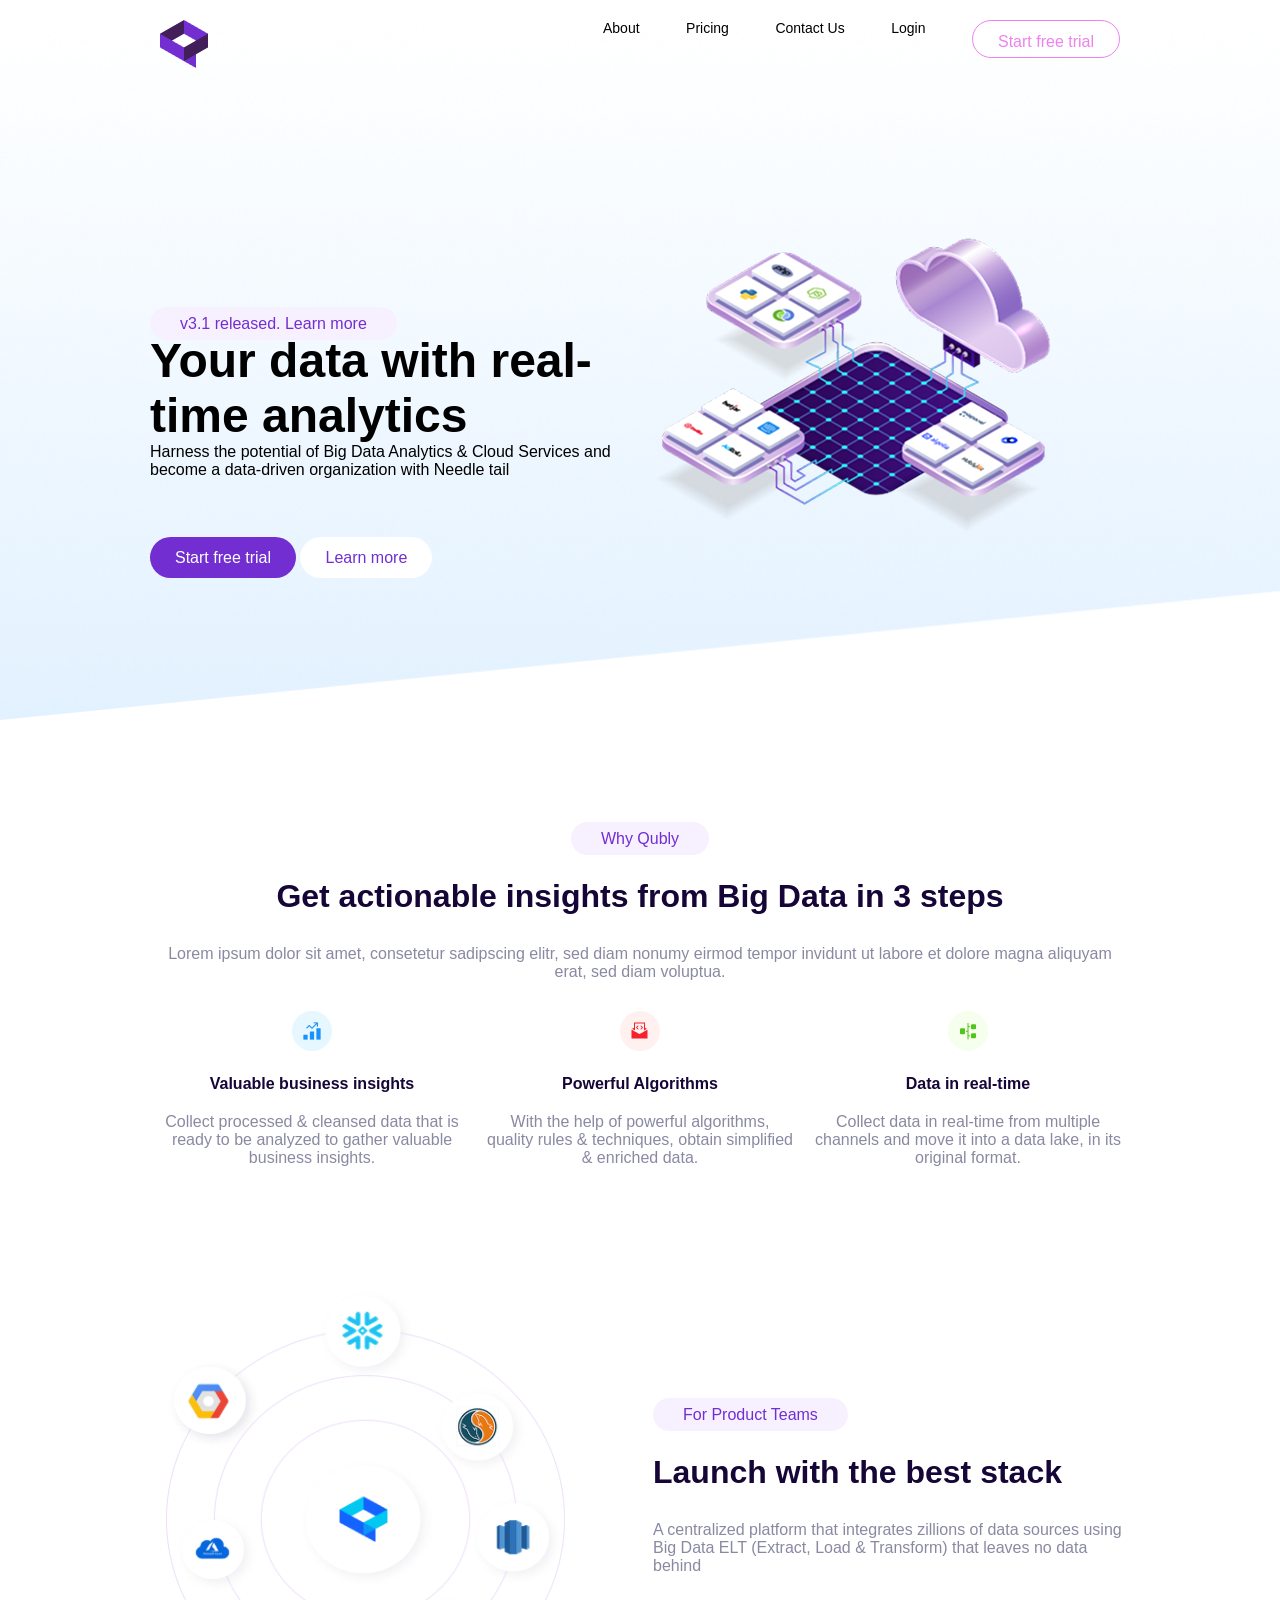
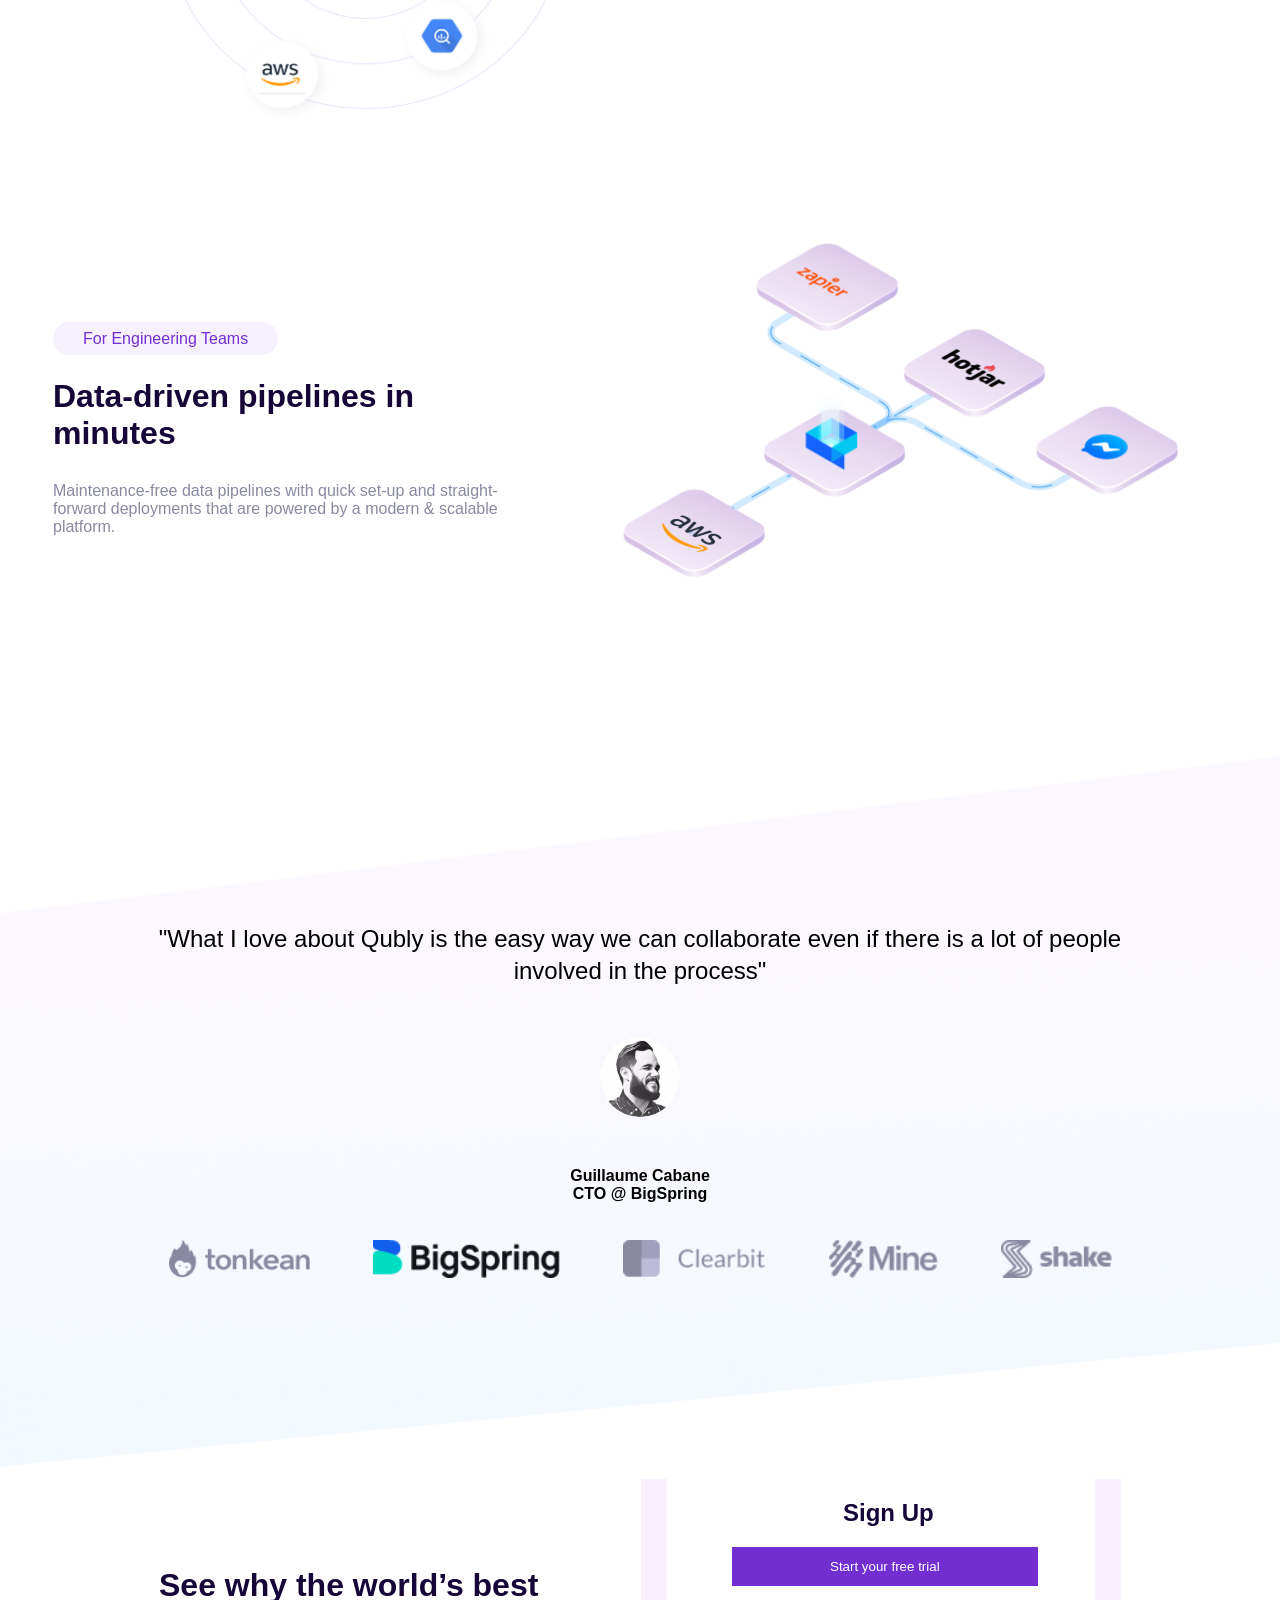
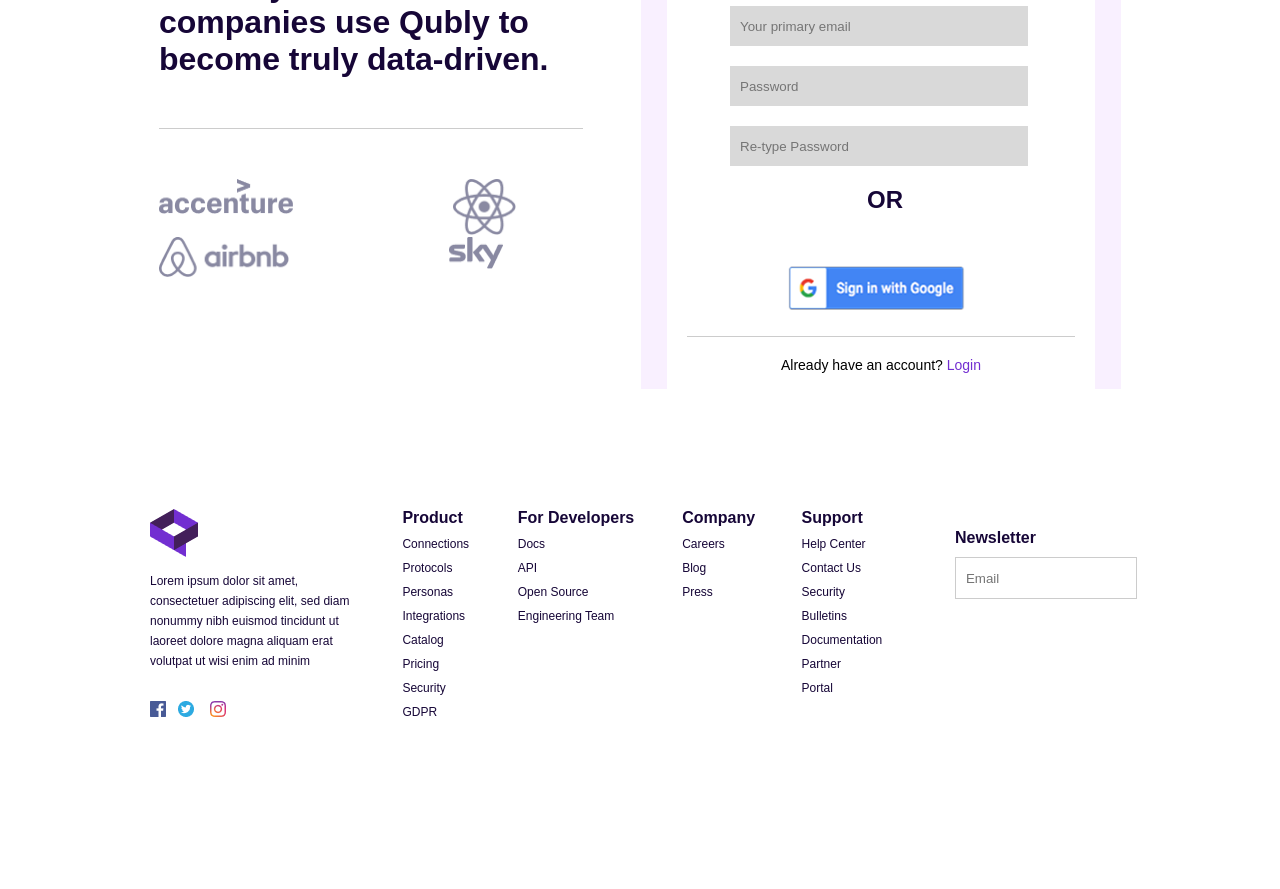
<file: index.html>
<!doctype html>
<html lang="en">
  <head>
    <meta charset="UTF-8" />
    <meta name="viewport" content="width=device-width, initial-scale=1.0" />
    <title>Landig page</title>
    <link rel="stylesheet" href="./style.css" />
    <link rel="icon" href="./figma.png" />
  </head>
  <body>
    <div class="head">
      <div class="header">
        <img src="./Logo.png" alt="Logo" class="Logo" />

        <div class="sslki">
          <a href="" class="sslka">About</a>
          <a href="" class="sslka">Pricing</a>
          <a href="" class="sslka">Contact Us</a>
          <a href="" class="sslka">Login</a>
          <a href="" class="knopka">Start free trial</a>
        </div>
      </div>

      <div class="data">
        <span class="learn">v3.1 released. Learn more</span>
        <h1>Your data with real-time analytics</h1>
        <p class="harness">
          Harness the potential of Big Data Analytics & Cloud Services and
          become a data-driven organization with Needle tail
        </p>
        <a href="" class="knopka vi">Start free trial</a>
        <a href="" class="knopka wh">Learn more</a>
      </div>

      <img src="./tech.png" alt="tech" class="tech" />
    </div>

    <div class="get">
      <span class="learn">Why Qubly</span>
      <p class="action">Get actionable insights from Big Data in 3 steps</p>
      <p class="lorem">
        Lorem ipsum dolor sit amet, consetetur sadipscing elitr, sed diam nonumy
        eirmod tempor invidunt ut labore et dolore magna aliquyam erat, sed diam
        voluptua.
      </p>

      <div class="flex">
        <div class="info">
          <img src="./chart-bar-33.png" alt="" class="iconka" />
          <p class="infor">Valuable business insights</p>
          <p class="lorem">
            Collect processed & cleansed data that is ready to be analyzed to
            gather valuable business insights.
          </p>
        </div>

        <div class="info">
          <img src="./newsletter-dev.png" alt="" class="iconka" />
          <p class="infor">Powerful Algorithms</p>
          <p class="lorem">
            With the help of powerful algorithms, quality rules & techniques,
            obtain simplified & enriched data.
          </p>
        </div>

        <div class="info">
          <img src="./timeline.png" alt="" class="iconka" />
          <p class="infor">Data in real-time</p>
          <p class="lorem">
            Collect data in real-time from multiple channels and move it into a
            data lake, in its original format.
          </p>
        </div>
      </div>
    </div>

    <div class="launch">
      <img src="./Group 21.png" alt="" class="group" />

      <div class="prouduct">
        <span class="learn">For Product Teams</span>
        <p class="action">Launch with the best stack</p>
        <p class="lorem">
          A centralized platform that integrates zillions of data sources using
          Big Data ELT (Extract, Load & Transform) that leaves no data behind
        </p>
      </div>
    </div>

    <div class="driven">
      <div class="pipelines">
        <span class="learn">For Engineering Teams</span>
        <p class="action">Data-driven pipelines in minutes</p>
        <p class="lorem">
          Maintenance-free data pipelines with quick set-up and straight-forward
          deployments that are powered by a modern & scalable platform.
        </p>
      </div>

      <img src="./image 6.png" alt="" class="image" />
    </div>

    <div class="center">
      <div class="qubly">
        <p class="content">
          "What I love about Qubly is the easy way we can collaborate even if
          there is a lot of people involved in the process"
        </p>
        <img src="./Profile.png" alt="" class="prof" />
        <p class="name">
          Guillaume Cabane <br />
          CTO @ BigSpring
        </p>

        <div class="brends">
          <img src="./Tonkean.png" alt="" class="brend" />
          <img src="./BigSpring.png" alt="" class="brend" />
          <img src="./Clearbit.png" alt="" class="brend" />
          <img src="./Mine.png" alt="" class="brend" />
          <img src="./Shake.png" alt="" class="brend" />
        </div>
      </div>
    </div>

    <div class="see">
      <p class="si">
        See why the world’s best companies use Qubly to become truly
        data-driven.
      </p>
      <div class="firmi">
        <img src="./accenture-4.png" alt="" class="accenture-4" />
        <img src="./react.png" alt="react" class="react" />
        <img src="./airbnb.png" alt="airbnb" class="airbnb" />
        <img src="./sky-4.png" alt="sky-4" class="sky-4" />
      </div>

      <div class="sign">
        <form action="form">
          <label for="">Sign Up</label> <br />
          <button>Start your free trial</button>

          <input
            type="email"
            placeholder="Your primary email"
            id="margin-top"
          />

          <input type="password" placeholder="Password" />

          <input type="password" placeholder="Re-type Password" />

          <label for="" id="dalshe">OR</label>

          <img
            src="./btn_google_signin_dark_normal_web@2x.png"
            alt=""
            class="google"
          />

          <p class="login">Already have an account? <b>Login</b></p>
        </form>
      </div>
    </div>

    <div class="end">
      <div class="one">
        <img src="./Logo.png" alt="Logo" class="Logo" />

        <p class="lor">
          Lorem ipsum dolor sit amet, consectetuer adipiscing elit, sed diam
          nonummy nibh euismod tincidunt ut laoreet dolore magna aliquam erat
          volutpat ut wisi enim ad minim
        </p>

        <img src="Social Media icons.png" alt="" class="social" />
      </div>

      <div class="two">
        <p class="dwa">Product</p>

        <ul>
          <li>Connections</li>
          <li>Protocols</li>
          <li>Personas</li>
          <li>Integrations</li>
          <li>Catalog</li>
          <li>Pricing</li>
          <li>Security</li>
          <li>GDPR</li>
        </ul>
      </div>

      <div class="three">
        <p class="dwa">For Developers</p>

        <ul>
          <li>Docs</li>
          <li>API</li>
          <li>Open Source</li>
          <li>Engineering Team</li>
        </ul>
      </div>

      <div class="four">
        <p class="dwa">Company</p>

        <ul>
          <li>Careers</li>
          <li>Blog</li>
          <li>Press</li>
        </ul>
      </div>

      <div class="five">
        <p class="dwa">Support</p>

        <ul>
          <li>Help Center</li>
          <li>Contact Us</li>
          <li>Security</li>
          <li>Bulletins</li>
          <li>Documentation</li>
          <li>Partner</li>
          <li>Portal</li>
        </ul>
      </div>

      <div class="six">
        <form action="form" id="six">
          <label for="email" id="ema">Newsletter</label>
          <input type="email" placeholder="Email" id="email" />
        </form>
      </div>
    </div>
  </body>
</html>
</file>
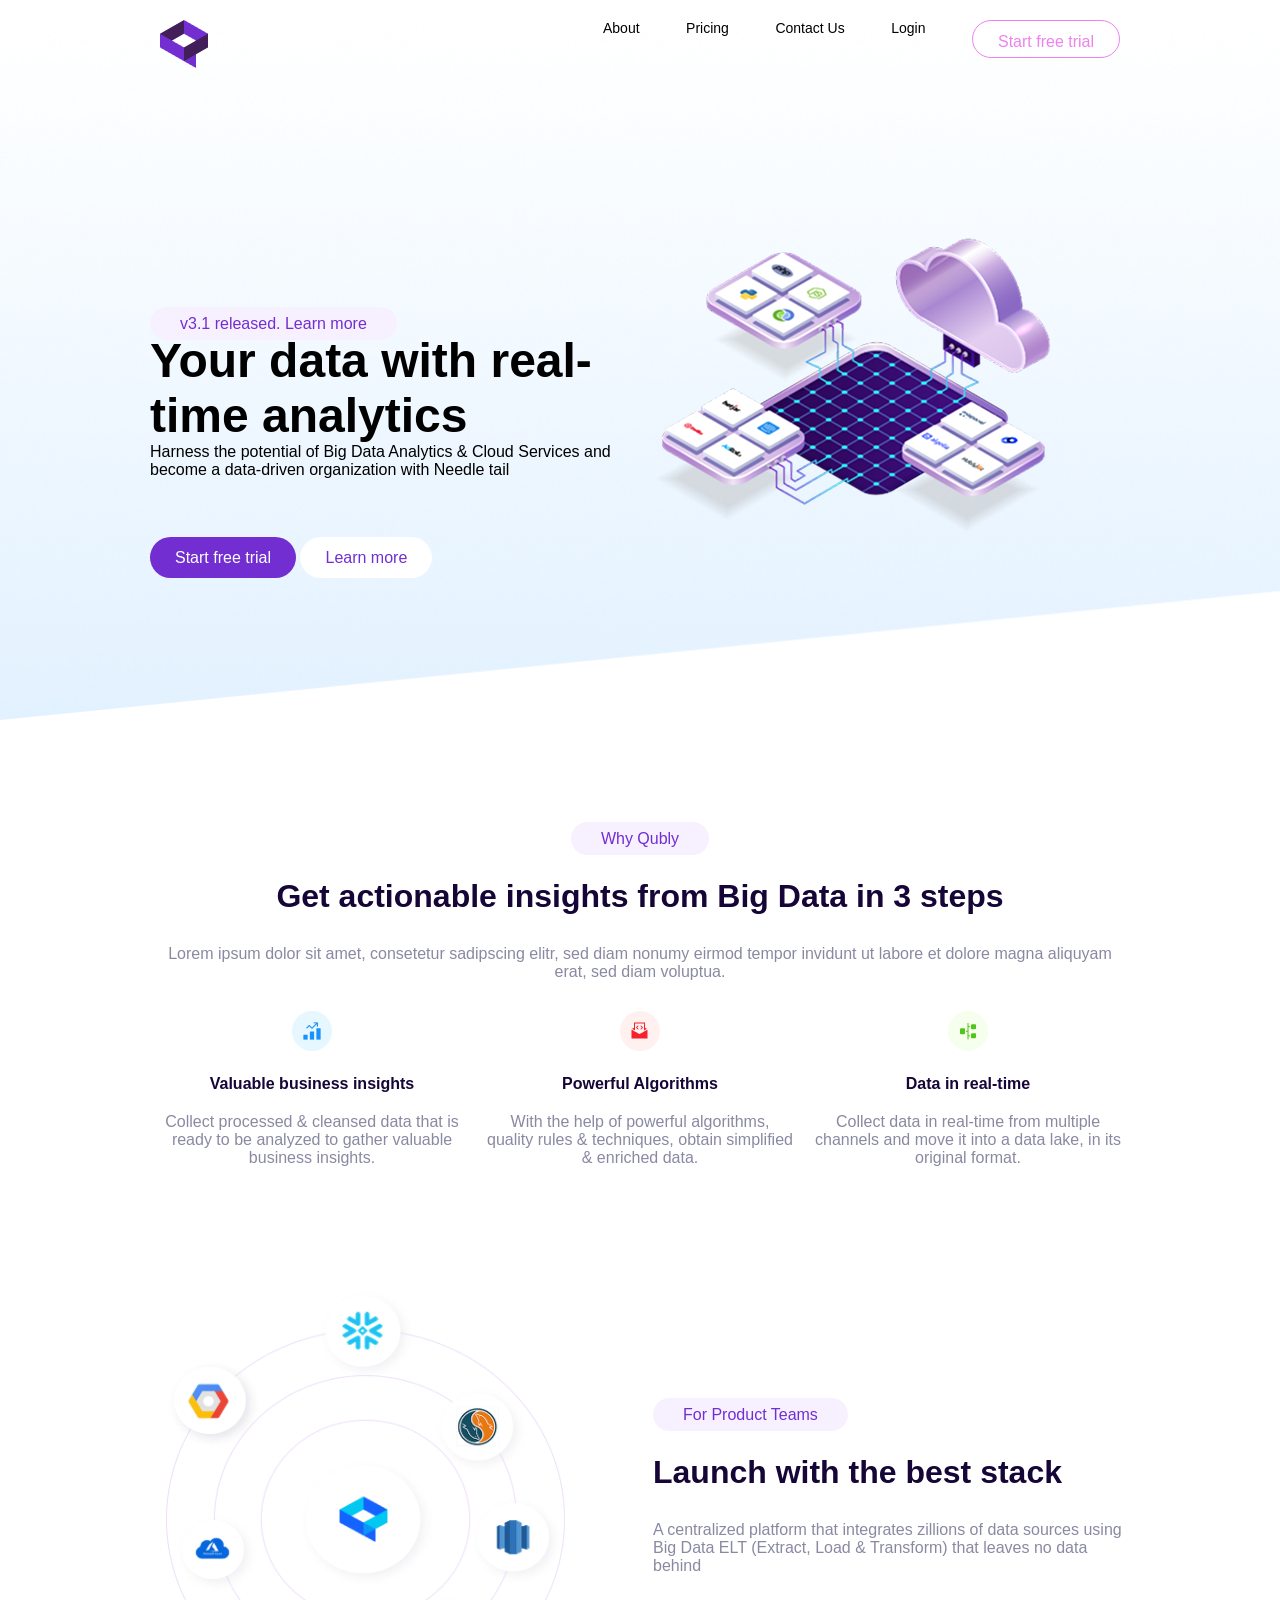
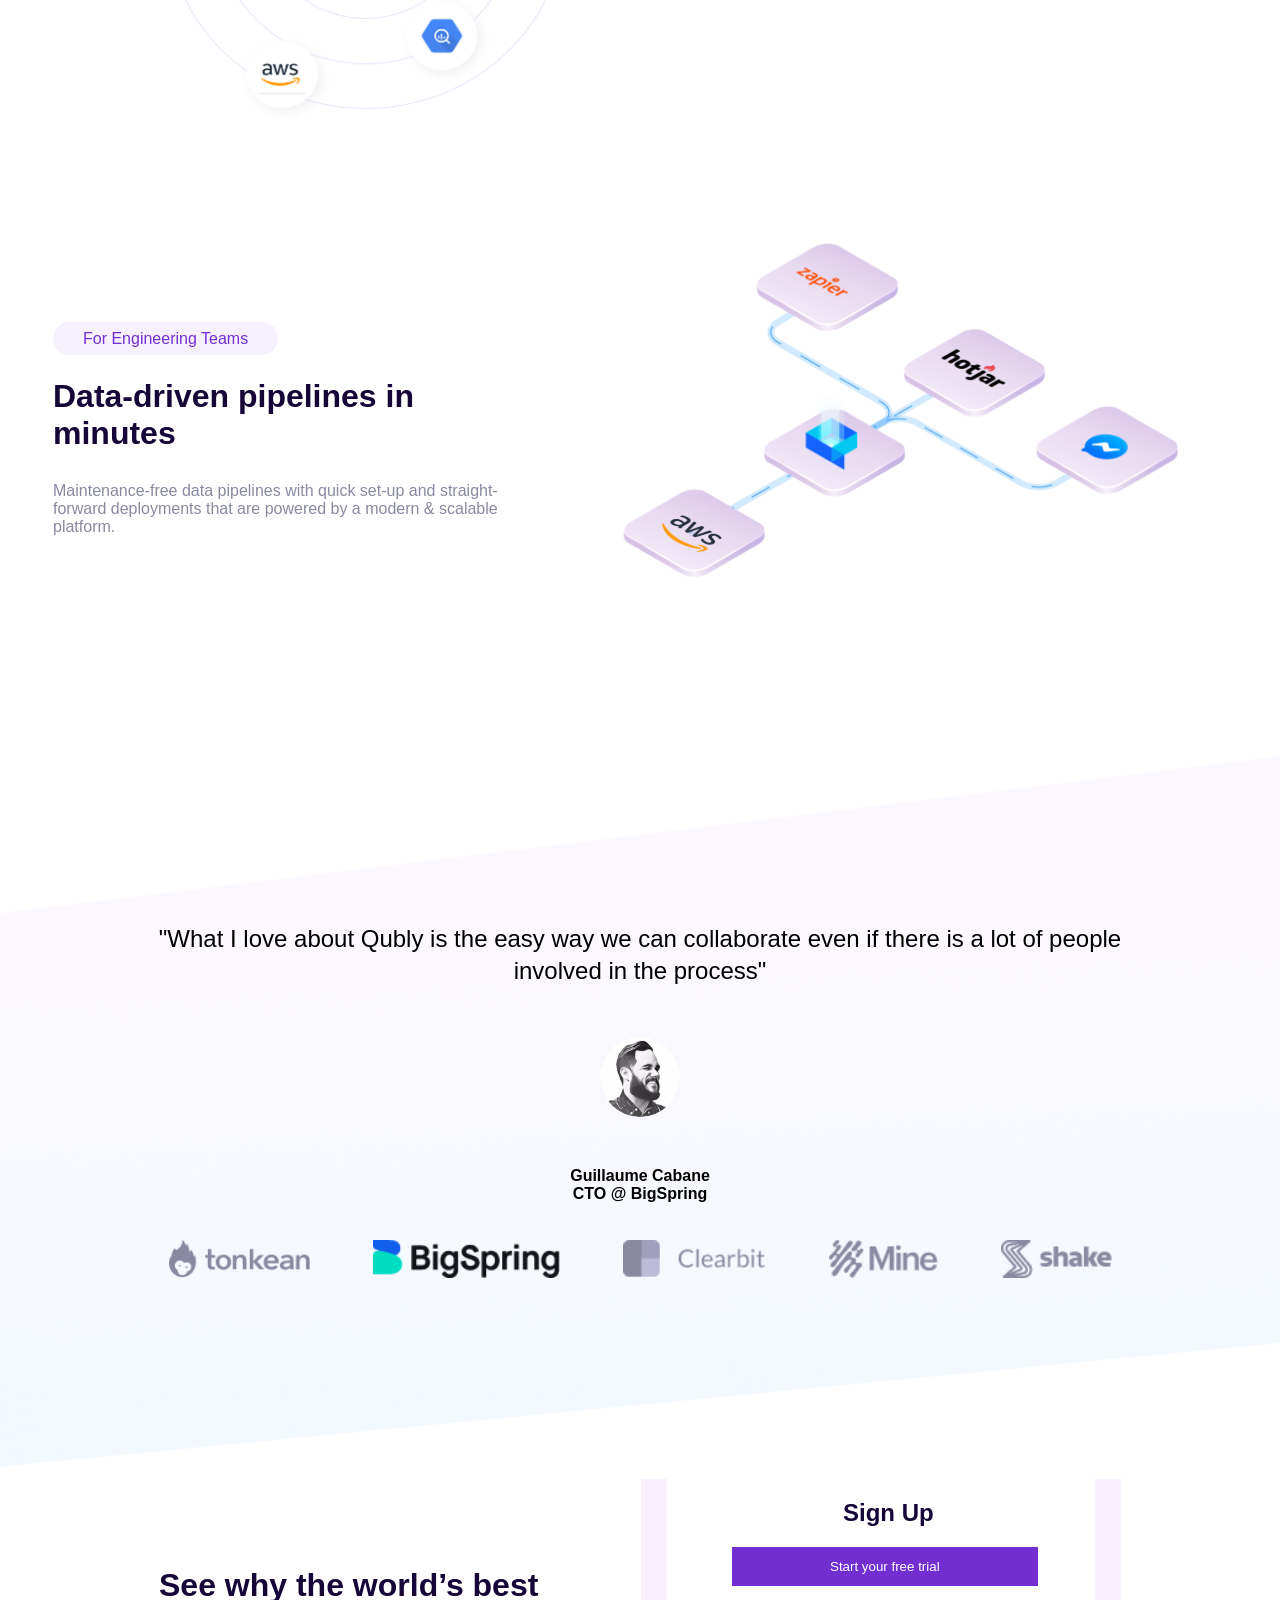
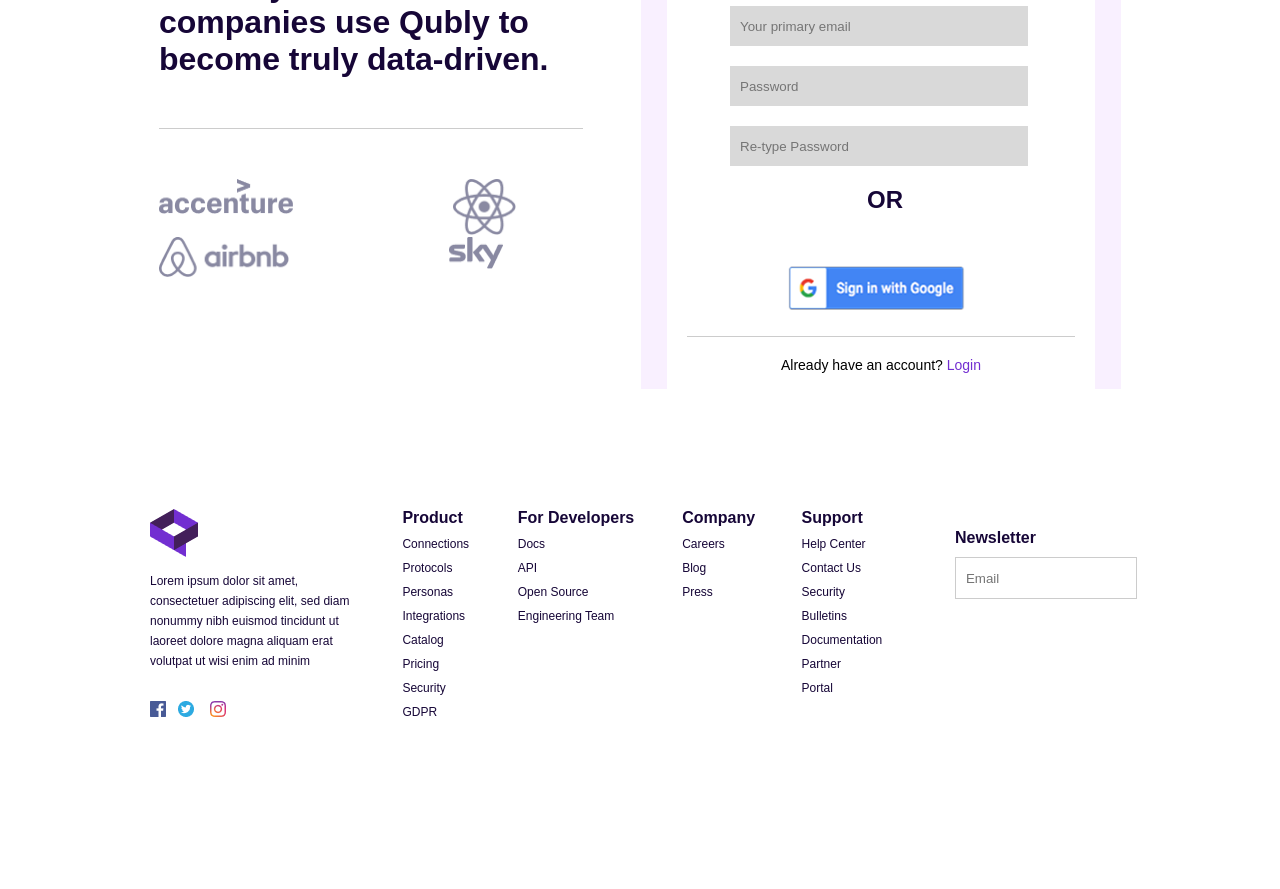
<file: Figma.html>
<!doctype html>
<html lang="en">
  <head>
    <meta charset="UTF-8" />
    <meta name="viewport" content="width=device-width, initial-scale=1.0" />
    <title>Landig page</title>
    <link rel="stylesheet" href="./Figma.css" />
    <link rel="icon" href="./figma.png" />
  </head>
  <body>
    <div class="head">
      <div class="header">
        <img src="./Logo.png" alt="Logo" class="Logo" />

        <div class="sslki">
          <a href="" class="sslka">About</a>
          <a href="" class="sslka">Pricing</a>
          <a href="" class="sslka">Contact Us</a>
          <a href="" class="sslka">Login</a>
          <a href="" class="knopka">Start free trial</a>
        </div>
      </div>

      <div class="data">
        <span class="learn">v3.1 released. Learn more</span>
        <h1>Your data with real-time analytics</h1>
        <p class="harness">
          Harness the potential of Big Data Analytics & Cloud Services and
          become a data-driven organization with Needle tail
        </p>
        <a href="" class="knopka vi">Start free trial</a>
        <a href="" class="knopka wh">Learn more</a>
      </div>

      <img src="./tech.png" alt="tech" class="tech" />
    </div>

    <div class="get">
      <span class="learn">Why Qubly</span>
      <p class="action">Get actionable insights from Big Data in 3 steps</p>
      <p class="lorem">
        Lorem ipsum dolor sit amet, consetetur sadipscing elitr, sed diam nonumy
        eirmod tempor invidunt ut labore et dolore magna aliquyam erat, sed diam
        voluptua.
      </p>

      <div class="flex">
        <div class="info">
          <img src="./chart-bar-33.png" alt="" class="iconka" />
          <p class="infor">Valuable business insights</p>
          <p class="lorem">
            Collect processed & cleansed data that is ready to be analyzed to
            gather valuable business insights.
          </p>
        </div>

        <div class="info">
          <img src="./newsletter-dev.png" alt="" class="iconka" />
          <p class="infor">Powerful Algorithms</p>
          <p class="lorem">
            With the help of powerful algorithms, quality rules & techniques,
            obtain simplified & enriched data.
          </p>
        </div>

        <div class="info">
          <img src="./timeline.png" alt="" class="iconka" />
          <p class="infor">Data in real-time</p>
          <p class="lorem">
            Collect data in real-time from multiple channels and move it into a
            data lake, in its original format.
          </p>
        </div>
      </div>
    </div>

    <div class="launch">
      <img src="./Group 21.png" alt="" class="group" />

      <div class="prouduct">
        <span class="learn">For Product Teams</span>
        <p class="action">Launch with the best stack</p>
        <p class="lorem">
          A centralized platform that integrates zillions of data sources using
          Big Data ELT (Extract, Load & Transform) that leaves no data behind
        </p>
      </div>
    </div>

    <div class="driven">
      <div class="pipelines">
        <span class="learn">For Engineering Teams</span>
        <p class="action">Data-driven pipelines in minutes</p>
        <p class="lorem">
          Maintenance-free data pipelines with quick set-up and straight-forward
          deployments that are powered by a modern & scalable platform.
        </p>
      </div>

      <img src="./image 6.png" alt="" class="image" />
    </div>

    <div class="center">
      <div class="qubly">
        <p class="content">
          "What I love about Qubly is the easy way we can collaborate even if
          there is a lot of people involved in the process"
        </p>
        <img src="./Profile.png" alt="" class="prof" />
        <p class="name">
          Guillaume Cabane <br />
          CTO @ BigSpring
        </p>

        <div class="brends">
          <img src="./Tonkean.png" alt="" class="brend" />
          <img src="./BigSpring.png" alt="" class="brend" />
          <img src="./Clearbit.png" alt="" class="brend" />
          <img src="./Mine.png" alt="" class="brend" />
          <img src="./Shake.png" alt="" class="brend" />
        </div>
      </div>
    </div>

    <div class="see">
      <p class="si">
        See why the world’s best companies use Qubly to become truly
        data-driven.
      </p>
      <div class="firmi">
        <img src="./accenture-4.png" alt="" class="accenture-4" />
        <img src="./react.png" alt="react" class="react" />
        <img src="./airbnb.png" alt="airbnb" class="airbnb" />
        <img src="./sky-4.png" alt="sky-4" class="sky-4" />
      </div>

      <div class="sign">
        <form action="form">
          <label for="">Sign Up</label> <br />
          <button>Start your free trial</button>

          <input
            type="email"
            placeholder="Your primary email"
            id="margin-top"
          />

          <input type="password" placeholder="Password" />

          <input type="password" placeholder="Re-type Password" />

          <label for="" id="dalshe">OR</label>

          <img
            src="./btn_google_signin_dark_normal_web@2x.png"
            alt=""
            class="google"
          />

          <p class="login">Already have an account? <b>Login</b></p>
        </form>
      </div>
    </div>

    <div class="end">
      <div class="one">
        <img src="./Logo.png" alt="Logo" class="Logo" />

        <p class="lor">
          Lorem ipsum dolor sit amet, consectetuer adipiscing elit, sed diam
          nonummy nibh euismod tincidunt ut laoreet dolore magna aliquam erat
          volutpat ut wisi enim ad minim
        </p>

        <img src="Social Media icons.png" alt="" class="social" />
      </div>

      <div class="two">
        <p class="dwa">Product</p>

        <ul>
          <li>Connections</li>
          <li>Protocols</li>
          <li>Personas</li>
          <li>Integrations</li>
          <li>Catalog</li>
          <li>Pricing</li>
          <li>Security</li>
          <li>GDPR</li>
        </ul>
      </div>

      <div class="three">
        <p class="dwa">For Developers</p>

        <ul>
          <li>Docs</li>
          <li>API</li>
          <li>Open Source</li>
          <li>Engineering Team</li>
        </ul>
      </div>

      <div class="four">
        <p class="dwa">Company</p>

        <ul>
          <li>Careers</li>
          <li>Blog</li>
          <li>Press</li>
        </ul>
      </div>

      <div class="five">
        <p class="dwa">Support</p>

        <ul>
          <li>Help Center</li>
          <li>Contact Us</li>
          <li>Security</li>
          <li>Bulletins</li>
          <li>Documentation</li>
          <li>Partner</li>
          <li>Portal</li>
        </ul>
      </div>

      <div class="six">
        <form action="form" id="six">
          <label for="email" id="ema">Newsletter</label>
          <input type="email" placeholder="Email" id="email" />
        </form>
      </div>
    </div>
  </body>
</html>
</file>
<file: style.css>
* {
  margin: 0px;
  font-family: "Gill Sans", "Gill Sans MT", Calibri, "Trebuchet MS", sans-serif;
}
.head {
  width: 100%;
  height: 700px;
  background-image: url("./BG.png");
  background-size: cover;
  margin-bottom: 100px;
}
.header {
  width: 960px;
  height: 53px;
  margin: auto;
  display: flex;
  justify-content: space-between;
  margin-top: 20px;
  margin-bottom: 120px;
}
.Logo {
  width: 48px;
  height: 48px;
}
.sslki {
  width: 517px;
  height: 38px;
  display: flex;
  justify-content: space-between;
  align-content: center;
}
.sslka {
  font-size: 14px;
  color: #000;
  text-decoration: none;
}
.knopka {
  padding: 12px 25px;
  border-radius: 30px;
  border: 1px solid violet;
  color: violet;
  text-decoration: none;
}
.data {
  width: 472px;
  height: 294px;
  margin-left: 150px;
  display: inline-block;
}
.learn {
  width: 228px;
  color: #722ed1;
  font-size: 16px;
  padding: 8px 30px;
  background-color: #f7f1ff;
  border-radius: 30px;
  text-align: center;
}
h1 {
  font-size: 48px;
  font-weight: 700;
  color: #000;
}
.harness {
  font-size: 16px;
  font-weight: 500;
  color: #000000;
  margin-bottom: 70px;
}
.vi {
  background-color: #722ed1;
  color: #ffffff;
  border: none;
}
.wh {
  background-color: #ffffff;
  color: #722ed1;
  border: none;
}
.tech {
  width: 472px;
  height: 370px;
}
.get {
  width: 963px;
  height: 348px;
  margin: auto;
  padding: 10px 0px;
  text-align: center;
  margin-bottom: 100px;
}
.action {
  font-size: 32px;
  font-weight: 700;
  color: #160637;
  padding: 30px 0px;
}
.lorem {
  font-size: 16px;
  font-weight: 500;
  padding-bottom: 30px;
  color: #8989a2;
}
.flex {
  width: 963px;
  height: 168px;
  display: flex;
  justify-content: space-between;
}
.info {
  width: 307px;
  height: 168px;
  text-align: center;
}
.iconka {
  width: 40px;
  height: 40px;
  margin-bottom: 20px;
}
.infor {
  font-size: 16px;
  font-weight: 700;
  color: #160637;
  margin-bottom: 20px;
}
.launch {
  width: 974px;
  height: 435px;
  margin: auto;
  display: flex;
  justify-content: space-between;
  margin-bottom: 100px;
}
.group {
  width: 412px;
  height: 435px;
}
.prouduct {
  width: 474px;
  height: 200px;
  align-self: center;
}
.driven {
  width: 1174px;
  height: 414px;
  margin: auto;
  display: flex;
  justify-content: space-between;
  margin-bottom: 100px;
}
.pipelines {
  width: 509px;
  height: 200px;
  align-self: center;
}
.image {
  width: 684px;
  height: 414px;
}
.center {
  width: 100%;
  height: 730px;
  background-image: url("./Path\ 606.png");
  background-size: cover;
  margin-bottom: 100px;
  display: flex;
}
.qubly {
  width: 964px;
  height: 358px;
  margin: auto;
  align-self: center;
  display: flex;
  flex-direction: column;
}
.content {
  font-weight: 500;
  font-size: 24px;
  line-height: 32px;
  text-align: center;
  margin-bottom: 50px;
}
.prof {
  width: 80px;
  height: 80px;
  align-self: center;
  margin-bottom: 50px;
}
.name {
  font-size: 16px;
  font-weight: 700;
  text-align: center;
  margin-bottom: 37px;
}
.brends {
  width: 943px;
  height: 38px;
  display: flex;
  justify-content: space-between;
  align-self: center;
}
.brend {
  height: 38px;
}
.see {
  width: 962px;
  height: 522px;
  margin: auto;
  display: flex;
  flex-direction: column;
}
.si {
  width: 431px;
  height: 120px;
  font-size: 32px;
  font-weight: 700;
  color: #160637;
  margin-bottom: 50px;
}
.firmi {
  width: 424px;
  height: 180px;
  padding-top: 50px;
  border-top: 1px solid #cccccc;
  display: flex;
  flex-wrap: wrap;
}
.accenture-4 {
  width: 134px;
  height: 35px;
  margin-right: 80px;
}
.react {
  width: 63px;
  height: 56px;
  margin-left: 80px;
}
.airbnb {
  width: 130px;
  height: 40px;
  margin-right: 80px;
}
.sky-4 {
  width: 54px;
  height: 32px;
  margin-left: 80px;
}
.sign {
  width: 480px;
  height: 530px;
  background-color: #f9f0ff;
  align-self: flex-end;
  margin-top: -400px;
  margin-bottom: 100px;
}
form {
  width: 388px;
  height: 470px;
  padding: 20px;
  background-color: #ffffff;
  margin: auto;
}
label {
  font-weight: 700;
  font-size: 24px;
  color: #160637;
  margin-left: 156px;
}
button {
  padding: 12px 98px;
  background-color: #722ed1;
  color: #ffffff;
  text-align: center;
  border: none;
  margin-left: 45px;
  margin-top: 20px;
}
input {
  width: 278px;
  height: 40px;
  color: #8989a2;
  background-color: #d9d9d9;
  border: none;
  margin-left: 43px;
  margin-bottom: 20px;
  padding: 0px 10px;
}
#margin-top {
  margin-top: 20px;
}
#dalshe {
  margin-left: 180px;
}
.google {
  width: 180px;
  height: 48px;
  margin: auto;
  margin-left: 100px;
  margin-top: 50px;
  margin-bottom: 20px;
}
.login {
  font-size: 14px;
  font-weight: 500;
  padding: 20px 59px;
  text-align: center;
  border-top: 1px solid #cccccc;
}
b {
  font-size: 14px;
  font-weight: 500;
  color: #722ed1;
}
.end {
  width: 965px;
  height: 360px;
  padding: 20px 150px;
  display: flex;
  justify-content: space-between;
  align-content: center;
}
.one {
  width: 209px;
  height: 222px;
}
.lor {
  width: 209px;
  height: 120px;
  font-size: 12px;
  font-weight: 500;
  color: #160637;
  line-height: 20px;
  padding: 10px 0px;
}
.social {
  width: 76px;
  height: 16px;
}
.two {
  width: 72px;
  height: 244px;
}
.dwa,
#ema {
  font-size: 16px;
  font-weight: 700;
  color: #160637;
  margin-bottom: 10px;
}
ul {
  list-style: none;
  padding: 0px;
}
li {
  font-size: 12px;
  font-weight: 500;
  color: #160637;
  margin: 10px 0px;
}
.three {
  width: 121px;
  height: 132px;
}
.four {
  width: 76px;
  height: 104px;
}
.five {
  width: 90px;
  height: 216px;
}
.six {
  width: 180px;
  height: 78px;
}
#six {
  width: 180px;
  height: 78px;
}
#ema {
  margin: 0px;
}
#email {
  width: 160px;
  height: 40px;
  margin: 0px;
  margin-top: 10px;
  background-color: #ffffff;
  color: #8989a2;
  border: 1px solid #cccccc;
}
</file>
<file: Figma.css>
* {
  margin: 0px;
  font-family: "Gill Sans", "Gill Sans MT", Calibri, "Trebuchet MS", sans-serif;
}
.head {
  width: 100%;
  height: 700px;
  background-image: url("./BG.png");
  background-size: cover;
  margin-bottom: 100px;
}
.header {
  width: 960px;
  height: 53px;
  margin: auto;
  display: flex;
  justify-content: space-between;
  margin-top: 20px;
  margin-bottom: 120px;
}
.Logo {
  width: 48px;
  height: 48px;
}
.sslki {
  width: 517px;
  height: 38px;
  display: flex;
  justify-content: space-between;
  align-content: center;
}
.sslka {
  font-size: 14px;
  color: #000;
  text-decoration: none;
}
.knopka {
  padding: 12px 25px;
  border-radius: 30px;
  border: 1px solid violet;
  color: violet;
  text-decoration: none;
}
.data {
  width: 472px;
  height: 294px;
  margin-left: 150px;
  display: inline-block;
}
.learn {
  width: 228px;
  color: #722ed1;
  font-size: 16px;
  padding: 8px 30px;
  background-color: #f7f1ff;
  border-radius: 30px;
  text-align: center;
}
h1 {
  font-size: 48px;
  font-weight: 700;
  color: #000;
}
.harness {
  font-size: 16px;
  font-weight: 500;
  color: #000000;
  margin-bottom: 70px;
}
.vi {
  background-color: #722ed1;
  color: #ffffff;
  border: none;
}
.wh {
  background-color: #ffffff;
  color: #722ed1;
  border: none;
}
.tech {
  width: 472px;
  height: 370px;
}
.get {
  width: 963px;
  height: 348px;
  margin: auto;
  padding: 10px 0px;
  text-align: center;
  margin-bottom: 100px;
}
.action {
  font-size: 32px;
  font-weight: 700;
  color: #160637;
  padding: 30px 0px;
}
.lorem {
  font-size: 16px;
  font-weight: 500;
  padding-bottom: 30px;
  color: #8989a2;
}
.flex {
  width: 963px;
  height: 168px;
  display: flex;
  justify-content: space-between;
}
.info {
  width: 307px;
  height: 168px;
  text-align: center;
}
.iconka {
  width: 40px;
  height: 40px;
  margin-bottom: 20px;
}
.infor {
  font-size: 16px;
  font-weight: 700;
  color: #160637;
  margin-bottom: 20px;
}
.launch {
  width: 974px;
  height: 435px;
  margin: auto;
  display: flex;
  justify-content: space-between;
  margin-bottom: 100px;
}
.group {
  width: 412px;
  height: 435px;
}
.prouduct {
  width: 474px;
  height: 200px;
  align-self: center;
}
.driven {
  width: 1174px;
  height: 414px;
  margin: auto;
  display: flex;
  justify-content: space-between;
  margin-bottom: 100px;
}
.pipelines {
  width: 509px;
  height: 200px;
  align-self: center;
}
.image {
  width: 684px;
  height: 414px;
}
.center {
  width: 100%;
  height: 730px;
  background-image: url("./Path\ 606.png");
  background-size: cover;
  margin-bottom: 100px;
  display: flex;
}
.qubly {
  width: 964px;
  height: 358px;
  margin: auto;
  align-self: center;
  display: flex;
  flex-direction: column;
}
.content {
  font-weight: 500;
  font-size: 24px;
  line-height: 32px;
  text-align: center;
  margin-bottom: 50px;
}
.prof {
  width: 80px;
  height: 80px;
  align-self: center;
  margin-bottom: 50px;
}
.name {
  font-size: 16px;
  font-weight: 700;
  text-align: center;
  margin-bottom: 37px;
}
.brends {
  width: 943px;
  height: 38px;
  display: flex;
  justify-content: space-between;
  align-self: center;
}
.brend {
  height: 38px;
}
.see {
  width: 962px;
  height: 522px;
  margin: auto;
  display: flex;
  flex-direction: column;
}
.si {
  width: 431px;
  height: 120px;
  font-size: 32px;
  font-weight: 700;
  color: #160637;
  margin-bottom: 50px;
}
.firmi {
  width: 424px;
  height: 180px;
  padding-top: 50px;
  border-top: 1px solid #cccccc;
  display: flex;
  flex-wrap: wrap;
}
.accenture-4 {
  width: 134px;
  height: 35px;
  margin-right: 80px;
}
.react {
  width: 63px;
  height: 56px;
  margin-left: 80px;
}
.airbnb {
  width: 130px;
  height: 40px;
  margin-right: 80px;
}
.sky-4 {
  width: 54px;
  height: 32px;
  margin-left: 80px;
}
.sign {
  width: 480px;
  height: 530px;
  background-color: #f9f0ff;
  align-self: flex-end;
  margin-top: -400px;
  margin-bottom: 100px;
}
form {
  width: 388px;
  height: 470px;
  padding: 20px;
  background-color: #ffffff;
  margin: auto;
}
label {
  font-weight: 700;
  font-size: 24px;
  color: #160637;
  margin-left: 156px;
}
button {
  padding: 12px 98px;
  background-color: #722ed1;
  color: #ffffff;
  text-align: center;
  border: none;
  margin-left: 45px;
  margin-top: 20px;
}
input {
  width: 278px;
  height: 40px;
  color: #8989a2;
  background-color: #d9d9d9;
  border: none;
  margin-left: 43px;
  margin-bottom: 20px;
  padding: 0px 10px;
}
#margin-top {
  margin-top: 20px;
}
#dalshe {
  margin-left: 180px;
}
.google {
  width: 180px;
  height: 48px;
  margin: auto;
  margin-left: 100px;
  margin-top: 50px;
  margin-bottom: 20px;
}
.login {
  font-size: 14px;
  font-weight: 500;
  padding: 20px 59px;
  text-align: center;
  border-top: 1px solid #cccccc;
}
b {
  font-size: 14px;
  font-weight: 500;
  color: #722ed1;
}
.end {
  width: 965px;
  height: 360px;
  padding: 20px 150px;
  display: flex;
  justify-content: space-between;
  align-content: center;
}
.one {
  width: 209px;
  height: 222px;
}
.lor {
  width: 209px;
  height: 120px;
  font-size: 12px;
  font-weight: 500;
  color: #160637;
  line-height: 20px;
  padding: 10px 0px;
}
.social {
  width: 76px;
  height: 16px;
}
.two {
  width: 72px;
  height: 244px;
}
.dwa,
#ema {
  font-size: 16px;
  font-weight: 700;
  color: #160637;
  margin-bottom: 10px;
}
ul {
  list-style: none;
  padding: 0px;
}
li {
  font-size: 12px;
  font-weight: 500;
  color: #160637;
  margin: 10px 0px;
}
.three {
  width: 121px;
  height: 132px;
}
.four {
  width: 76px;
  height: 104px;
}
.five {
  width: 90px;
  height: 216px;
}
.six {
  width: 180px;
  height: 78px;
}
#six {
  width: 180px;
  height: 78px;
}
#ema {
  margin: 0px;
}
#email {
  width: 160px;
  height: 40px;
  margin: 0px;
  margin-top: 10px;
  background-color: #ffffff;
  color: #8989a2;
  border: 1px solid #cccccc;
}
</file>
